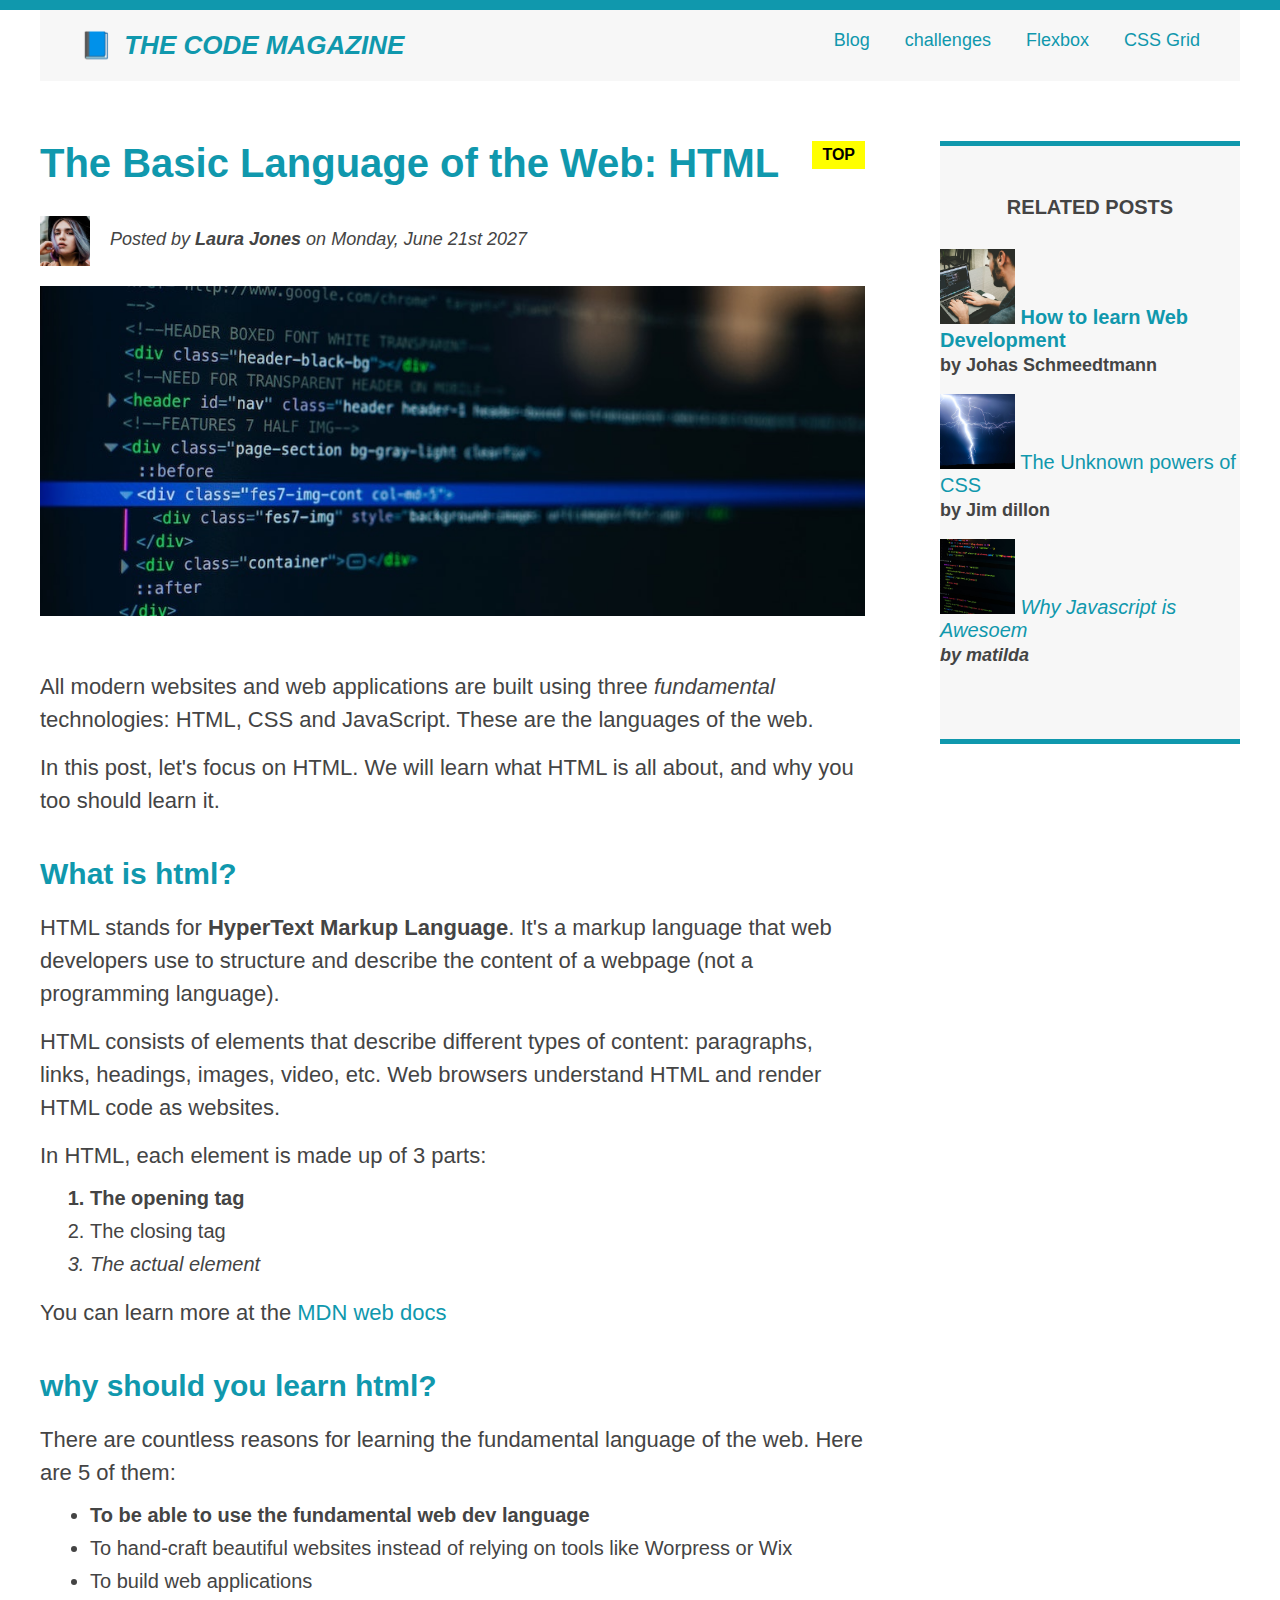
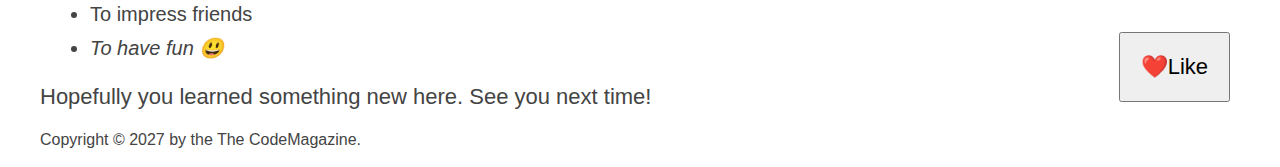
<file: CSS layout/index.html>
<!DOCTYPE html>
<html lang="en">
  <head>
    <meta charset="utf-8" />
    <link href="style.css" rel="stylesheet" />
    <title>The basic language of web: HTML</title>
  </head>
  <body>
    <!-- 
    <h1>The basic language of web: HTML</h1>
    <h2>The basic language of web: HTML</h2>
    <h3>The basic language of web: HTML</h3>
    <h4>The basic language of web: HTML</h4>
    <h5>The basic language of web: HTML</h5>
    <h6>The basic language of web: HTML</h6>
    -->
    <div class="container">
      <header class="main-header clearfix">
        <h1>📘 The Code Magazine</h1>
        <nav>
          <a href="blog.html">Blog</a>
          <a href="#">challenges</a>
          <a href="#">Flexbox</a>
          <a href="#">CSS Grid</a>
        </nav>
        <!-- <div class="clear"></div> -->
      </header>

      <article>
        <header class="post-header">
          <h2>The Basic Language of the Web: HTML</h2>
          <img
            src="img/laura-jones.jpg"
            alt="author"
            width="50"
            height="50"
            class="author-img"
          />
          <p id="author" class="author">
            Posted by <strong>Laura Jones</strong> on Monday, June 21st 2027
          </p>
          <img
            src="img/post-img.jpg"
            alt="HTML code on a screen"
            width="500"
            height="200"
            class="post-image"
          />
        </header>

        <p>
          All modern websites and web applications are built using three
          <em>fundamental</em>
          technologies: HTML, CSS and JavaScript. These are the languages of the
          web.
        </p>
        <p>
          In this post, let's focus on HTML. We will learn what HTML is all
          about, and why you too should learn it.
        </p>

        <h3>What is html?</h3>
        <p>
          HTML stands for <strong>HyperText Markup Language</strong>. It's a
          markup language that web developers use to structure and describe the
          content of a webpage (not a programming language).
        </p>
        <p>
          HTML consists of elements that describe different types of content:
          paragraphs, links, headings, images, video, etc. Web browsers
          understand HTML and render HTML code as websites.
        </p>
        <p>In HTML, each element is made up of 3 parts:</p>
        <ol>
          <li class="first-li">The opening tag</li>
          <li>The closing tag</li>
          <li>The actual element</li>
        </ol>
        <p>
          You can learn more at the
          <a
            href="https://developer.mozilla.org/en-US/docs/Web/HTML"
            target="_blank"
            >MDN web docs</a
          >
        </p>
        <h3>why should you learn html?</h3>

        <p>
          There are countless reasons for learning the fundamental language of
          the web. Here are 5 of them:
        </p>
        <ul>
          <li class="first-li">
            To be able to use the fundamental web dev language
          </li>
          <li>
            To hand-craft beautiful websites instead of relying on tools like
            Worpress or Wix
          </li>
          <li>To build web applications</li>
          <li>To impress friends</li>
          <li>To have fun 😃</li>
        </ul>
        <p>Hopefully you learned something new here. See you next time!</p>
      </article>
      <aside>
        <h4>Related posts</h4>
        <ul class="related">
          <li>
            <img
              src="img/related-1.jpg"
              alt="programming"
              width="75"
              height="75"
            />
            <a href="#">How to learn Web Development</a>
            <p class="related-author">by Johas Schmeedtmann</p>
          </li>
          <li>
            <img
              src="img/related-2.jpg"
              alt="Lightning"
              width="75"
              height="75"
            />
            <a href="#">The Unknown powers of CSS</a>
            <p class="related-author">by Jim dillon</p>
          </li>
          <li>
            <img src="img/related-3.jpg" alt="code" width="75" height="75" />
            <a href="#">Why Javascript is Awesoem</a>
            <p class="related-author">by matilda</p>
          </li>
        </ul>
      </aside>

      <footer>
        <p id="copyright" class="copyright text">
          Copyright &copy; 2027 by the The CodeMagazine.
        </p>
      </footer>
    </div>
    <button>❤️Like</button>
  </body>
</html>
</file>
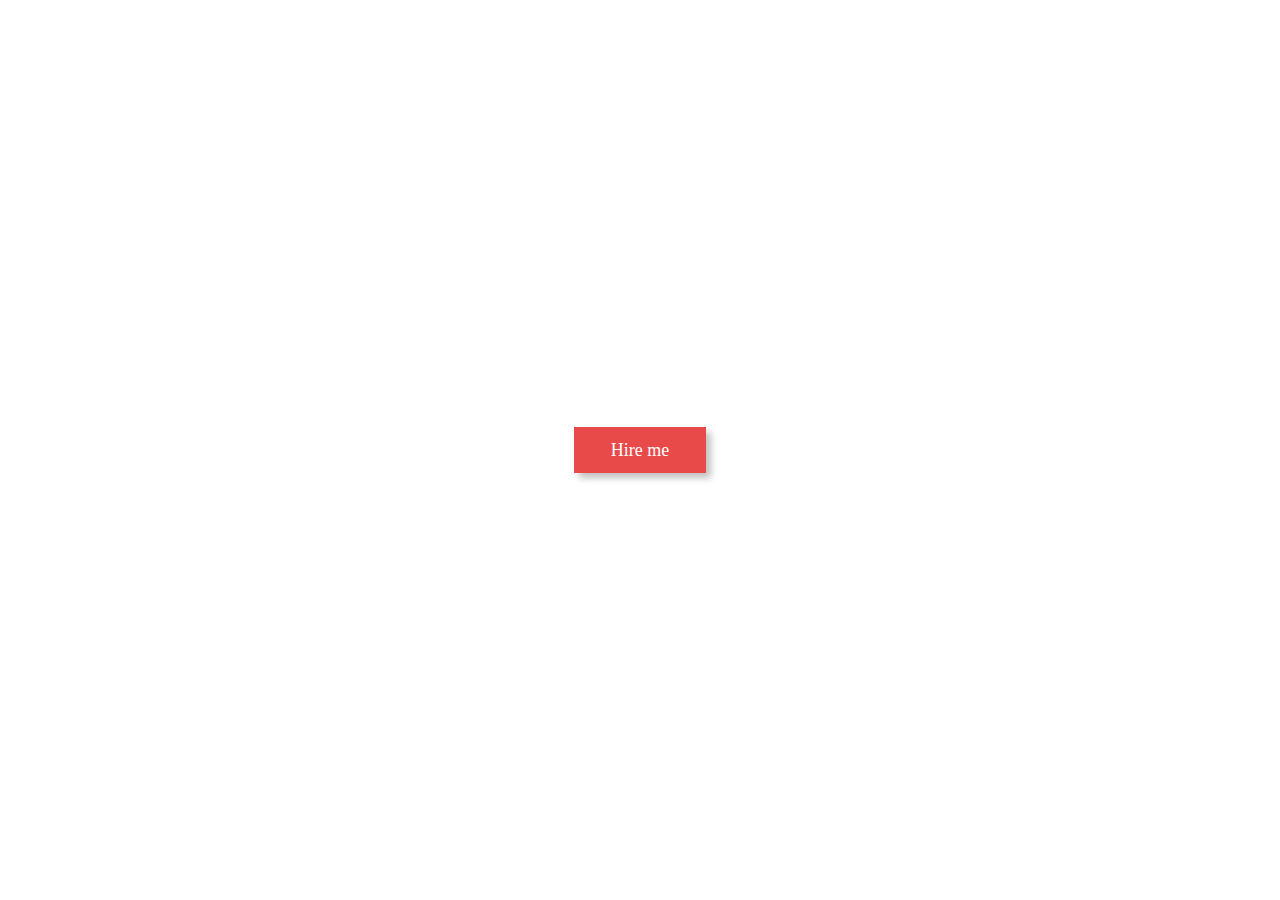
<file: Modern Button/index.html>
<!DOCTYPE html>
<html lang="en">
  <head>
    <meta charset="UTF-8" />
    <meta name="viewport" content="width=device-width, initial-scale=1.0" />
    <title>Modern button</title>
    <link rel="stylesheet" href="style.css" />
  </head>
  <body>
    <div id="wrapper">
      <div class="button">Hire me</div>
    </div>
  </body>
</html>
</file>
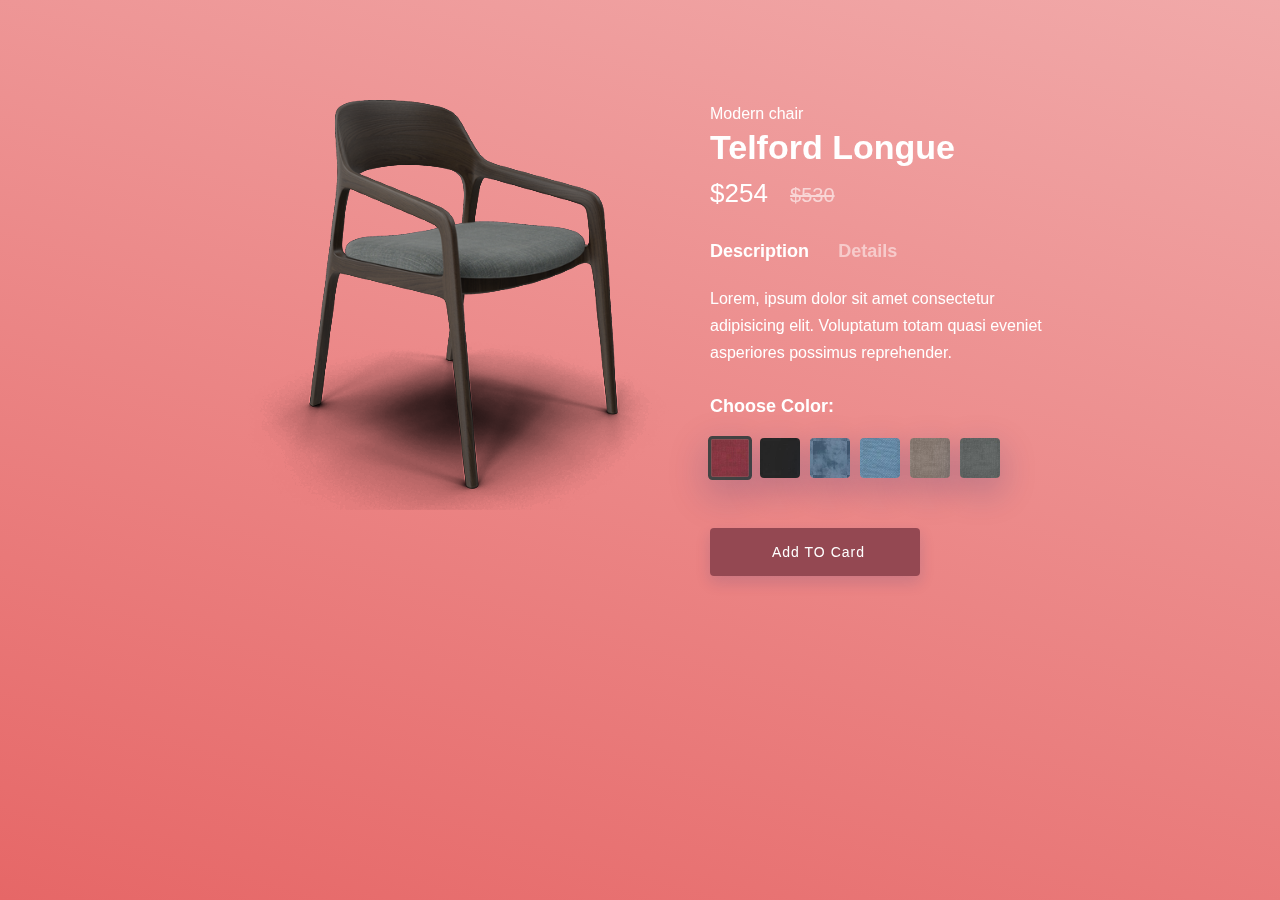
<file: Modern chair/index.html>
<!DOCTYPE html>
<html lang="en">
  <head>
    <meta charset="UTF-8" />
    <meta name="viewport" content="width=device-width, initial-scale=1.0" />
    <title>Modern chair</title>
    <link rel="stylesheet" href="style.css" />
  </head>
  <body>
    <div id="wrapper">
      <div class="section">
        <div class="info-wrap mob-margin">
          <p class="little-up">Modern chair</p>
          <h2>Telford Longue</h2>
          <h4>$254 <span>$530</span></h4>
          <div class="section-fluid">
            <input type="radio" class="desc-btn" id="desc-1" checked />
            <label for="desc-1">Description</label>
            <input type="radio" class="desc-btn" id="desc-2" />
            <label for="desc-2">Details</label>
            <div class="section-fluid desc-sec accor-1">
              <p>
                Lorem, ipsum dolor sit amet consectetur adipisicing elit.
                Voluptatum totam quasi eveniet asperiores possimus reprehender.
              </p>
            </div>
            <div class="section-fluid desc-sec accor-2">
              <div class="sectiono-inline">
                <p>
                  <span>80</span>cm <br />
                  Length
                </p>
              </div>
              <div class="sectiono-inline">
                <p>
                  <span>65</span>cm <br />
                  Width
                </p>
              </div>
              <div class="sectiono-inline">
                <p>
                  <span>90</span>cm <br />
                  Height
                </p>
              </div>
              <div class="sectiono-inline">
                <p>
                  <span>17.6</span>lbs <br />
                  Weight
                </p>
              </div>
            </div>
          </div>
          <h5>Choose Color:</h5>
        </div>
        <input
          type="radio"
          class="color-btn for-color-1"
          id="color-1"
          name="color-btn"
          checked
        />
        <label for="color-1" class="first-color"></label>
        <input
          type="radio"
          class="color-btn for-color-2"
          id="color-2"
          name="color-btn"
        />
        <label for="color-2" class="color-2"></label>
        <input
          type="radio"
          class="color-btn for-color-3"
          id="color-3"
          name="color-btn"
        />
        <label for="color-3" class="color-3"></label>
        <input
          type="radio"
          class="color-btn for-color-4"
          id="color-4"
          name="color-btn"
        />
        <label for="color-4" class="color-4"></label>
        <input
          type="radio"
          class="color-btn for-color-5"
          id="color-5"
          name="color-btn"
        />
        <label for="color-5" class="color-5"></label>
        <input
          type="radio"
          class="color-btn for-color-6"
          id="color-6"
          name="color-btn"
        />
        <label for="color-6" class="color-6"></label>
        <div class="info-wrap">
          <a href="#" class="btn"
            ><i class="uil uil-shopping-cart icon"></i>Add TO Card</a
          >
        </div>
        <div class="img-wrap chair-1"></div>
        <div class="img-wrap chair-2"></div>
        <div class="img-wrap chair-3"></div>
        <div class="img-wrap chair-4"></div>
        <div class="img-wrap chair-5"></div>
        <div class="img-wrap chair-6"></div>
        <div class="back-color"></div>
        <div class="back-color chair-2"></div>
        <div class="back-color chair-3"></div>
        <div class="back-color chair-4"></div>
        <div class="back-color chair-5"></div>
        <div class="back-color chair-6"></div>
      </div>
    </div>
  </body>
</html>
</file>
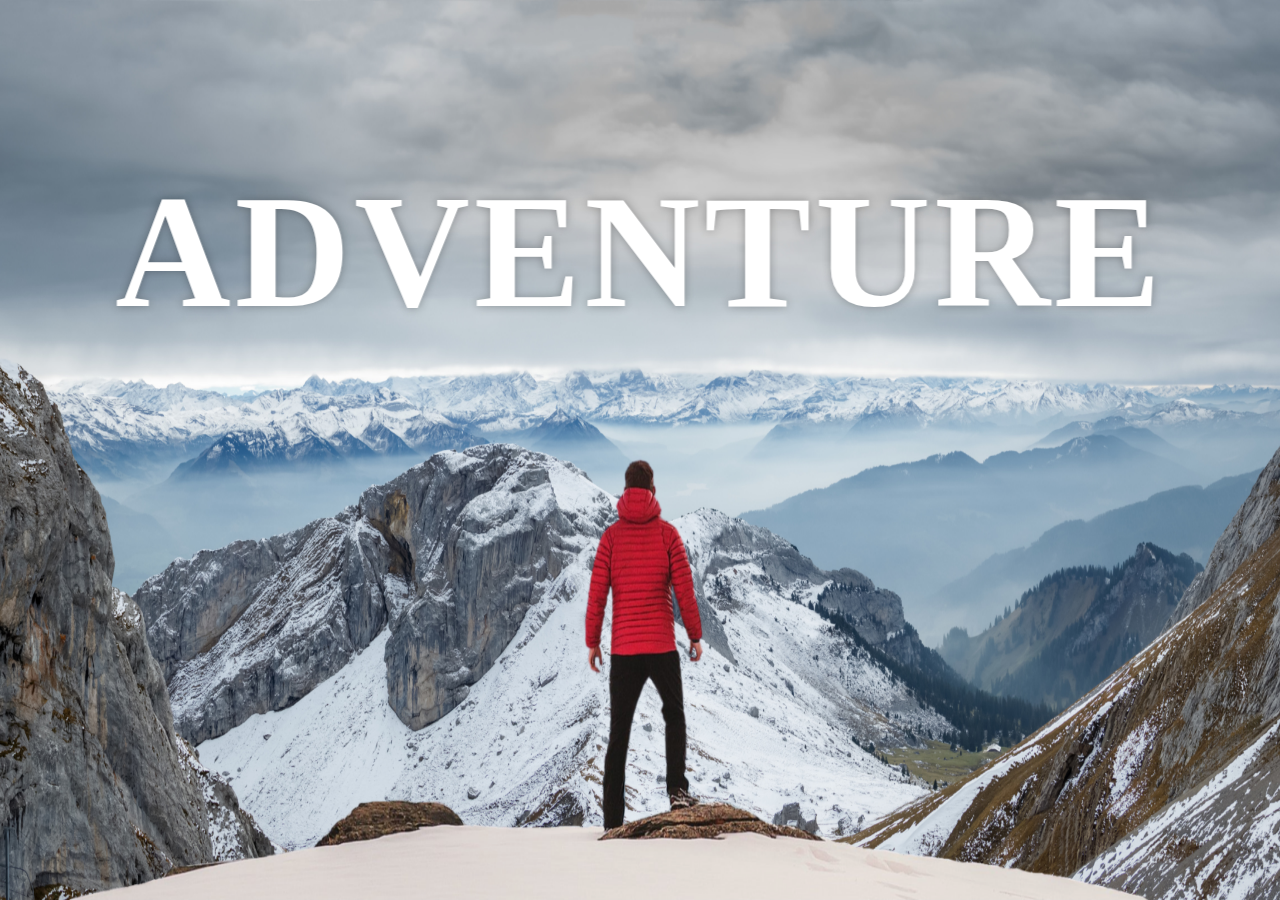
<file: parallax effect me/index.html>
<!DOCTYPE html>
<html lang="en">
  <head>
    <meta charset="UTF-8" />
    <meta name="viewport" content="width=device-width, initial-scale=1.0" />
    <title>Parallax Effect</title>
    <link rel="stylesheet" href="style.css" />
  </head>
  <body>
    <div id="wrapper">
      <div class="container">
        <img src="background.png" alt="background" class="background" />
        <img src="foreground.png" alt="foreground" class="foreground" />
        <h1>ADVENTURE</h1>
      </div>
      <section>
        <h2 class="secheading">Adventure Time</h2>
        <p class="text">
          Lorem, ipsum dolor sit amet consectetur adipisicing elit. Dolore vero
          nemo nam non provident id iure, at quasi perspiciatis quos nisi,
          quisquam ullam ad reiciendis dolorem assumenda cumque est perferendis
          quaerat dolor voluptates consectetur ex! Voluptatum architecto quasi,
          accusamus aspernatur natus necessitatibus, repudiandae itaque aperiam
          deleniti molestiae commodi doloremque libero odit reprehenderit,
          corrupti mollitia veniam? Obcaecati nesciunt modi iste necessitatibus.

          <br /><br />

          Lorem ipsum dolor sit amet consectetur adipisicing elit. Quia dolores
          maiores doloribus blanditiis perferendis perspiciatis a. Voluptate,
          animi. Ea natus autem veritatis iusto adipisci inventore illo soluta
          quo ad cum dignissimos distinctio eaque, suscipit debitis quas quos
          voluptate eius neque incidunt illum ex explicabo dolor.
        </p>

        <div class="bg bg1">
          <h2 class="desc">BIKING</h2>
        </div>
        <p class="text">
          Lorem, ipsum dolor sit amet consectetur adipisicing elit. Dolore vero
          nemo nam non provident id iure, at quasi perspiciatis quos nisi,
          quisquam ullam ad reiciendis dolorem assumenda cumque est perferendis
          quaerat dolor voluptates consectetur ex! Voluptatum architecto quasi,
          accusamus aspernatur natus necessitatibus, repudiandae itaque aperiam
          deleniti molestiae commodi doloremque libero odit reprehenderit,
          corrupti mollitia veniam? Obcaecati nesciunt modi iste necessitatibus.

          <br /><br />

          Lorem ipsum dolor sit amet consectetur adipisicing elit. Quia dolores
          maiores doloribus blanditiis perferendis perspiciatis a. Voluptate,
          animi. Ea natus autem veritatis iusto adipisci inventore illo soluta
          quo ad cum dignissimos distinctio eaque, suscipit debitis quas quos
          voluptate eius neque incidunt illum ex explicabo dolor.
        </p>

        <div class="bg bg2">
          <h2 class="desc" id="PARA">PARA GLIDING</h2>
        </div>
        <p class="text">
          Lorem, ipsum dolor sit amet consectetur adipisicing elit. Dolore vero
          nemo nam non provident id iure, at quasi perspiciatis quos nisi,
          quisquam ullam ad reiciendis dolorem assumenda cumque est perferendis
          quaerat dolor voluptates consectetur ex! Voluptatum architecto quasi,
          accusamus aspernatur natus necessitatibus, repudiandae itaque aperiam
          deleniti molestiae commodi doloremque libero odit reprehenderit,
          corrupti mollitia veniam? Obcaecati nesciunt modi iste necessitatibus.

          <br /><br />

          Lorem ipsum dolor sit amet consectetur adipisicing elit. Quia dolores
          maiores doloribus blanditiis perferendis perspiciatis a. Voluptate,
          animi. Ea natus autem veritatis iusto adipisci inventore illo soluta
          quo ad cum dignissimos distinctio eaque, suscipit debitis quas quos
          voluptate eius neque incidunt illum ex explicabo dolor.
        </p>

        <div class="bg bg3">
          <h2 class="desc">SURFING</h2>
        </div>
        <p class="text">
          Lorem, ipsum dolor sit amet consectetur adipisicing elit. Dolore vero
          nemo nam non provident id iure, at quasi perspiciatis quos nisi,
          quisquam ullam ad reiciendis dolorem assumenda cumque est perferendis
          quaerat dolor voluptates consectetur ex! Voluptatum architecto quasi,
          accusamus aspernatur natus necessitatibus, repudiandae itaque aperiam
          deleniti molestiae commodi doloremque libero odit reprehenderit,
          corrupti mollitia veniam? Obcaecati nesciunt modi iste necessitatibus.

          <br /><br />

          Lorem ipsum dolor sit amet consectetur adipisicing elit. Quia dolores
          maiores doloribus blanditiis perferendis perspiciatis a. Voluptate,
          animi. Ea natus autem veritatis iusto adipisci inventore illo soluta
          quo ad cum dignissimos distinctio eaque, suscipit debitis quas quos
          voluptate eius neque incidunt illum ex explicabo dolor.
        </p>
      </section>
    </div>
  </body>
</html>
</file>
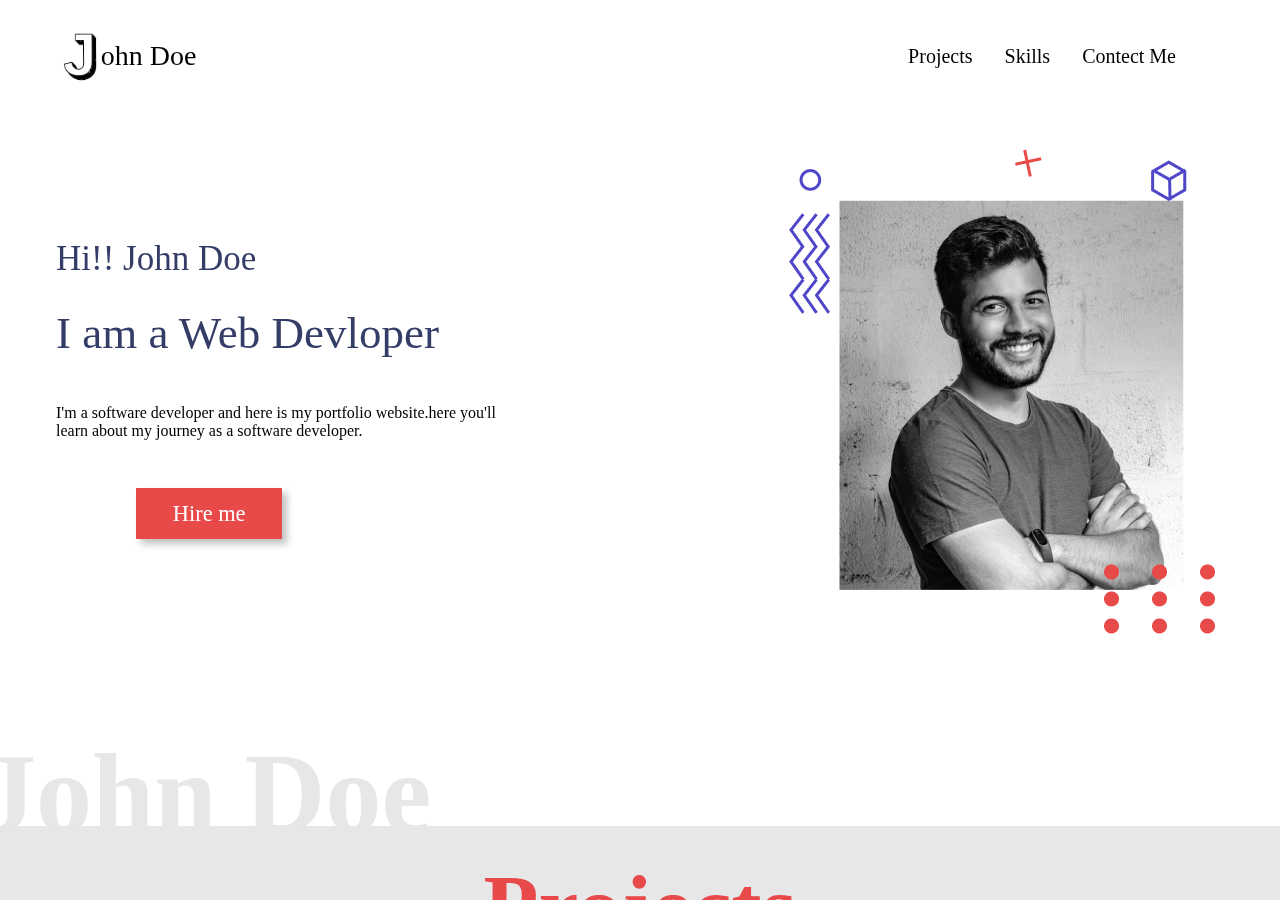
<file: Portfolio website/index.html>
<!DOCTYPE html>
<html lang="en">
  <head>
    <meta charset="UTF-8" />
    <meta name="viewport" content="width=device-width, initial-scale=1.0" />
    <title>Portfolio website</title>
    <link rel="stylesheet" href="style.css" />
  </head>
  <body>
    <div id="wrapper">
      <div class="container">
        <div class="navbar">
          <div class="logo-conatiner">
            <img src="images/userAsset/NavLogo.jpg" class="logo" />
            <div class="logo-text">ohn Doe</div>
          </div>
          <div class="nav-items">
            <div><a href="Projects">Projects</a></div>
            <div><a href="Skills">Skills</a></div>
            <div><a href="Contect">Contect Me</a></div>
          </div>
        </div>

        <div class="hero-section">
          <div class="faded-text">John Doe</div>
          <div class="hero-section-left">
            <div class="hero-section-heading">Hi!! John Doe</div>
            <div class="hero-section-heading hero-section-sub-heading">
              I am a Web Devloper <span class="role"></span>
            </div>
            <div class="hero-section-description">
              I'm a software developer and here is my portfolio website.here
              you'll learn about my journey as a software developer.
            </div>
            <div class="btn-pink" id="btn">Hire me</div>
          </div>
          <div class="hero-section-right">
            <div class="absolute icon icon-dots">
              <img src="images/userAsset/dots.png" alt="" />
            </div>
            <div class="absolute icon icon-cube">
              <img src="images/userAsset/cube.png" alt="" />
            </div>
            <div class="absolute icon icon-circle">
              <img src="images/userAsset/circle.png" alt="" />
            </div>
            <div class="absolute icon icon-zigzag">
              <img src="images/userAsset/zigzags.png" alt="" />
            </div>
            <div class="absolute icon icon-plus">
              <img src="images/userAsset/plus.png" alt="" />
            </div>
            <div class="user-image">
              <img src="images/userAsset/UserImage.png" alt="" />
            </div>
          </div>
        </div>
      </div>

      <div class="project-section">
        <h2 class="page-header">Projects</h2>
        <div class="project-container">
          <div class="project-card" id="project1">
            <div class="project-number project-number-right">01</div>
            <div class="project-content projrct-content-left">
              <div class="project-skills-container">
                <img src="images/stack/HTML.png" class="projectskill" />
                <img src="images/stack/CSS.png" class="projectskill" />
                <img src="images/stack/Javascript.svg" class="projectskill" />
                <img src="images/stack/Express.png" class="projectskill" />
                <img src="images/stack/NextJsCircle.png" class="projectskill" />
                <img src="images/stack/Tailwind.png" class="projectskill" />
                <img src="images/stack/NodeJs.svg" class="projectskill" />
                <img src="images/stack/MongoDB.svg" class="projectskill" />
                <img src="images/stack/Redux.svg" alt="" class="projectskill" />
                <img src="images/stack/Vercel.svg" class="projectskill" />
              </div>
              <h2 class="project-heading">Tint & Orange</h2>
              <div class="project-subheading">
                Its a car modification company which provides you sheets to
                project your car from scratch
              </div>
              <div class="btn-group">
                <button class="btn-pink btn-project">Read More</button>
                <a href="" class="fa-brands fa-github icon"
                  ><img
                    src="[data-uri]"
                    height="30px"
                /></a>
                <a href="" class="fa-solid fa-link icon"
                  ><img
                    src="[data-uri]"
                    height="30px"
                /></a>
              </div>
            </div>
          </div>
          <div class="project-card" id="project2">
            <div class="project-number project-number-left">02</div>
            <div class="project-content project-content-right">
              <div class="project-skills-container">
                <img src="images/stack/HTML.png" class="projectskill" />
                <img src="images/stack/CSS.png" class="projectskill" />
                <img src="images/stack/Javascript.svg" class="projectskill" />
                <img src="images/stack/Express.png" class="projectskill" />
                <img src="images/stack/NextJsCircle.png" class="projectskill" />
                <img src="images/stack/Tailwind.png" class="projectskill" />
                <img src="images/stack/NodeJs.svg" class="projectskill" />
                <img src="images/stack/MongoDB.svg" class="projectskill" />
                <img src="images/stack/Redux.svg" alt="" class="projectskill" />
                <img src="images/stack/Vercel.svg" class="projectskill" />
              </div>
              <h2 class="project-heading">Tint & Orange</h2>
              <div class="project-subheading">
                Its a car modification company which provides you sheets to
                project your car from scratch
              </div>
              <div class="btn-group">
                <button class="btn-pink btn-project">Read More</button>
                <a href="" class="fa-brands fa-github icon"
                  ><img
                    src="[data-uri]"
                    height="30px"
                /></a>
                <a href="" class="fa-solid fa-link icon"
                  ><img
                    src="[data-uri]"
                    height="30px"
                /></a>
              </div>
            </div>
          </div>
          <div class="project-card" id="project3">
            <div class="project-number project-number-right">03</div>
            <div class="project-content projrct-content-left">
              <div class="project-skills-container">
                <img src="images/stack/HTML.png" class="projectskill" />
                <img src="images/stack/CSS.png" class="projectskill" />
                <img src="images/stack/Javascript.svg" class="projectskill" />
                <img src="images/stack/Express.png" class="projectskill" />
                <img src="images/stack/NextJsCircle.png" class="projectskill" />
                <img src="images/stack/Tailwind.png" class="projectskill" />
                <img src="images/stack/NodeJs.svg" class="projectskill" />
                <img src="images/stack/MongoDB.svg" class="projectskill" />
                <img src="images/stack/Redux.svg" alt="" class="projectskill" />
                <img src="images/stack/Vercel.svg" class="projectskill" />
              </div>
              <h2 class="project-heading">Tint & Orange</h2>
              <div class="project-subheading">
                Its a car modification company which provides you sheets to
                project your car from scratch
              </div>
              <div class="btn-group">
                <button class="btn-pink btn-project">Read More</button>
                <a href="" class="fa-brands fa-github icon"
                  ><img
                    src="[data-uri]"
                    height="30px"
                /></a>
                <a href="" class="fa-solid fa-link icon"
                  ><img
                    src="[data-uri]"
                    height="30px"
                /></a>
              </div>
            </div>
          </div>
          <div class="project-card" id="project4">
            <div class="project-number project-number-left">04</div>
            <div class="project-content project-content-right">
              <div class="project-skills-container">
                <img src="images/stack/HTML.png" class="projectskill" />
                <img src="images/stack/CSS.png" class="projectskill" />
                <img src="images/stack/Javascript.svg" class="projectskill" />
                <img src="images/stack/Express.png" class="projectskill" />
                <img src="images/stack/NextJsCircle.png" class="projectskill" />
                <img src="images/stack/Tailwind.png" class="projectskill" />
                <img src="images/stack/NodeJs.svg" class="projectskill" />
                <img src="images/stack/MongoDB.svg" class="projectskill" />
                <img src="images/stack/Redux.svg" alt="" class="projectskill" />
                <img src="images/stack/Vercel.svg" class="projectskill" />
              </div>
              <h2 class="project-heading">Tint & Orange</h2>
              <div class="project-subheading">
                Its a car modification company which provides you sheets to
                project your car from scratch
              </div>
              <div class="btn-group">
                <button class="btn-pink btn-project">Read More</button>
                <a href="" class="fa-brands fa-github icon"
                  ><img
                    src="[data-uri]"
                    height="30px"
                /></a>
                <a href="" class="fa-solid fa-link icon"
                  ><img
                    src="[data-uri]"
                    height="30px"
                /></a>
              </div>
            </div>
          </div>
        </div>
      </div>

      <div class="container skills-container" id="skills">
        <div class="skill-fade-text">Skills</div>
        <div class="skill-container-left">
          <h2 class="skill-heading">
            <span class="caps">M</span>e and
            <br />
            MyTech Stack
          </h2>
          <div class="skill-sunHeading">
            <p>
              Hi Everyone my name is aditya singh chauhan I am a Full stack
              Developer I have been working for last three years and currently I
              am working with a Budding startup in USA and a full time
              freelancer. Currently I am working on NextJs and making Beautiful
              UI-UX are my features
            </p>
            <br />
            <p>
              Lorem ipsum dolor, sit amet consectetur adipisicing elit. Placeat
              ipsam exercitationem quos deleniti, aliquam reprehenderit soluta
              dignissimos eos reiciendis, repudiandae odio? Aliquid tempora
              molestias tenetur dolorem, laboriosam soluta amet fuga inventore
              cumque odio hic nesciunt illo odit quaerat, quo voluptatibus
              dignissimos ipsum fugit est nemo ea quasi provident molestiae
              officiis?
            </p>
            <br />
            <p>
              Lorem, ipsum dolor sit amet consectetur adipisicing elit.
              Accusamus consequuntur exercitationem architecto dolores autem
              atque cupiditate tempore eius quis praesentium, minima rerum
              numquam nostrum officia quo deserunt reiciendis laboriosam
              molestias fugiat eligendi soluta ullam temporibus eaque! Natus
              voluptates, placeat reprehenderit illum, explicabo dolor qui nam
              inventore quisquam eligendi odit quidem!
            </p>
          </div>
        </div>
        <div class="skill-container-right">
          <img src="images/userAsset/blob vector.png" class="blob-style" />

          <img src="images/stack/HTML.png" class="skills-logo" />
          <img src="images/stack/CSS.png" class="skills-logo" />
          <img src="images/stack/Javascript.svg" class="skills-logo" />
          <img src="images/stack/React.png" class="skills-logo" />
          <img src="images/stack/NodeJs.svg" class="skills-logo" />
          <img src="images/stack/Next.svg" class="skills-logo" />
          <img src="images/stack/Redux.svg" class="skills-logo" />
          <img src="images/stack/Tailwind.png" class="skills-logo" />
          <img src="images/stack/Bootstrap.svg" class="skills-logo" />
          <img src="images/stack/MaterialUI.svg" class="skills-logo" />
          <img src="images/stack/Express.png" class="skills-logo" />
          <img src="images/stack/Git.svg" class="skills-logo" />
          <img src="images/stack/Github.svg" class="skills-logo" />
          <img src="images/stack/Graphql.svg" class="skills-logo" />
          <img src="images/stack/MongoDB.svg" class="skills-logo" />
          <img src="images/stack/Vercel.svg" class="skills-logo" />
          <img src="images/stack/ChartJs.svg" class="skills-logo" />
          <img src="images/stack/Bash.svg" class="skills-logo" />
          <img src="images/stack/Docker.svg" class="skills-logo" />
          <img src="images/stack/K8s.svg" class="skills-logo" />
        </div>
      </div>

      <div class="contectus-form-container">
        <div class="container">
          <h1 class="contectus-heading">Contact me</h1>
          <h3 class="contectus-sub-heading">
            Question, thoughs, or just want to say hello?</h3>
            <div class="contactus-form-conatainer">
                <form  action="">
                  <div class="formfield-conatiner">
                    <input class="formfield"
                    type="text" 
                    name="name" 
                    placeholder="Enter your name"
                    id="">
                    <input class="formfield"
                    type="email" 
                    name="email" 
                    placeholder="Enter your email address"
                    id="">
                    <input class="formfield" type="text" name="subject" id=""
                    placeholder="Enter your subject">
                    <textarea class="formfield-textarea"    name="message" id="" cols="30" rows="10" placeholder="Enter your message" ></textarea>
                  </div>
                  <div class="btn-pink" id="btn">
                    Send message
                  </div>
                  
                </form>
                </div>
              </form>
            </div>

        
      </div>
      <footer>
        <div class="container">
          <div class="footer-wrapper">
            <div class="footer-faded-text">Jhon Doe</div>
            <div class="link-wrapper">
              <div class="fo"><a href="">Projcts</a>
              </div>
              <div  class="fo"><a href="">skills</a>
              </div>
              <div  class="fo"><a href="">contectme</a>
              </div>
            </div>
           
              
            </div>
          </div>
        </div>
      </footer>
    </div>
  </body>
</html>
</file>
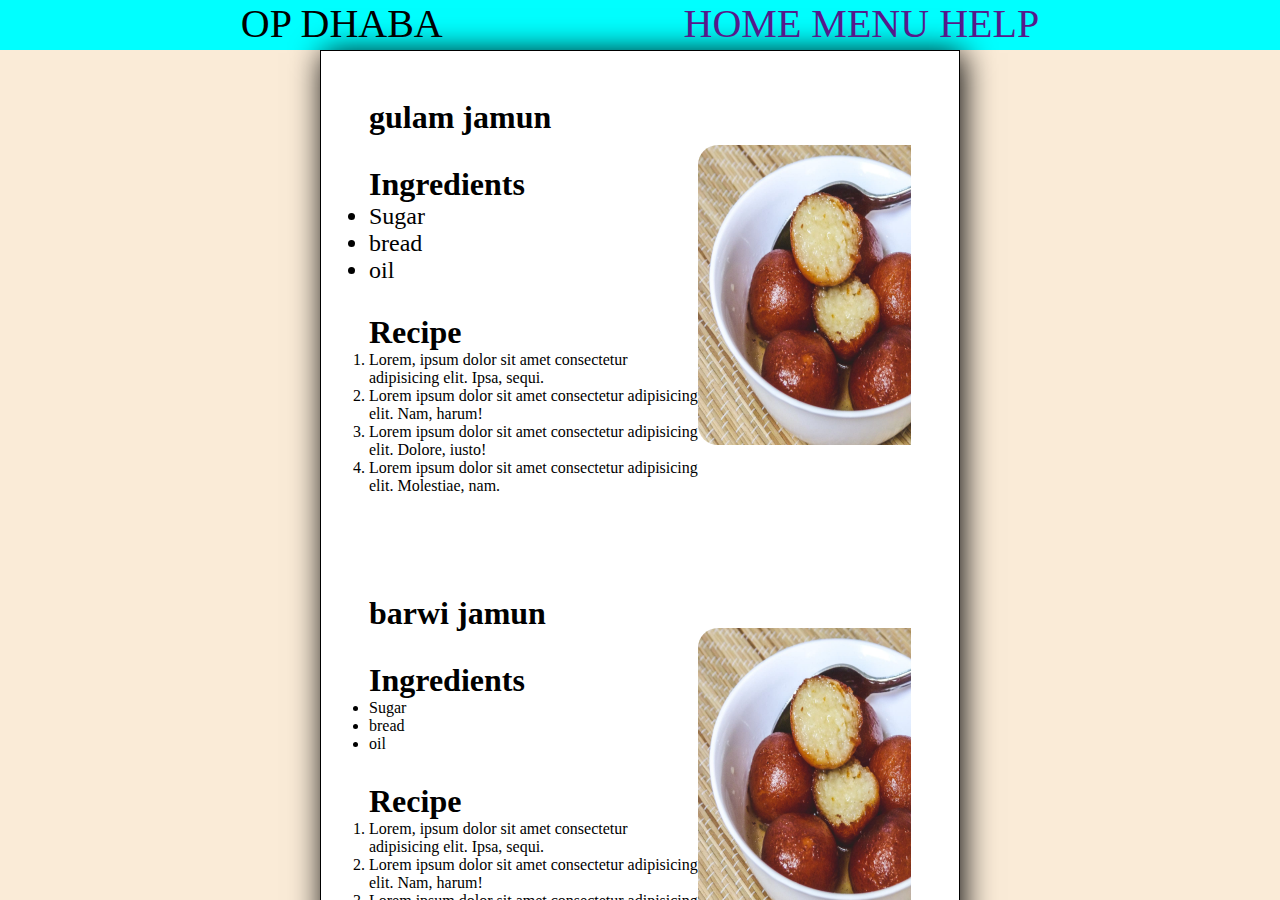
<file: Simple html and css page/index.html>
<!DOCTYPE html>
<html lang="en">
  <head>
    <meta charset="UTF-8" />
    <meta name="viewport" content="width=device-width, initial-scale=1.0" />
    <title>OP Dhaba</title>
    <link rel="stylesheet" href="style.css" />
  </head>
  <body>
    <div class="container">
      <header>
        <div class="navigation">
          <div class="headingleft">OP DHABA</div>
          <div class="headingright">
            <a href="" class="h">HOME</a>
            <a href="" class="h">MENU</a>
            <a href="" class="h">HELP</a>
          </div>
        </div>
      </header>

      <main>
        <div class="contentbox">
          <section>
            <div class="item">
              <div class="leftbox">
                <h2>gulam jamun</h2>
                <div>
                  <h2>Ingredients</h2>
                  <ul class="ingbox">
                    <li>Sugar</li>
                    <li>bread</li>
                    <li>oil</li>
                  </ul>
                </div>
                <div>
                  <h2>Recipe</h2>
                  <ol class="recipebox">
                    <li>
                      Lorem, ipsum dolor sit amet consectetur adipisicing elit.
                      Ipsa, sequi.
                    </li>
                    <li>
                      Lorem ipsum dolor sit amet consectetur adipisicing elit.
                      Nam, harum!
                    </li>
                    <li>
                      Lorem ipsum dolor sit amet consectetur adipisicing elit.
                      Dolore, iusto!
                    </li>
                    <li>
                      Lorem ipsum dolor sit amet consectetur adipisicing elit.
                      Molestiae, nam.
                    </li>
                  </ol>
                </div>
              </div>

              <div class="rightbox">
                <img
                  src="gulab-jamun-recipe-2.jpg"
                  alt=""
                  height="300px"
                  width="300px"
                />
                <div class="overlay">
                  <span>click here</span>
                </div>
              </div>
            </div>
          </section>

          <section>
            <div class="item">
              <div class="leftbox">
                <h2>barwi jamun</h2>
                <div>
                  <h2>Ingredients</h2>
                  <ul>
                    <li>Sugar</li>
                    <li>bread</li>
                    <li>oil</li>
                  </ul>
                </div>
                <div>
                  <h2>Recipe</h2>
                  <ol>
                    <li>
                      Lorem, ipsum dolor sit amet consectetur adipisicing elit.
                      Ipsa, sequi.
                    </li>
                    <li>
                      Lorem ipsum dolor sit amet consectetur adipisicing elit.
                      Nam, harum!
                    </li>
                    <li>
                      Lorem ipsum dolor sit amet consectetur adipisicing elit.
                      Dolore, iusto!
                    </li>
                    <li>
                      Lorem ipsum dolor sit amet consectetur adipisicing elit.
                      Molestiae, nam.
                    </li>
                  </ol>
                </div>
              </div>

              <div class="rightbox">
                <img
                  src="gulab-jamun-recipe-2.jpg"
                  alt=""
                  height="300px"
                  width="300px"
                />
              </div>
            </div>
          </section>
        </div>
      </main>

      <footer>
        <div class="footerbox">
          <p id="foot">
            copyright &copy; OP DHABA Pvt Ltd 2024 All Rights Reserved
          </p>
        </div>
      </footer>
    </div>
  </body>
</html>
</file>
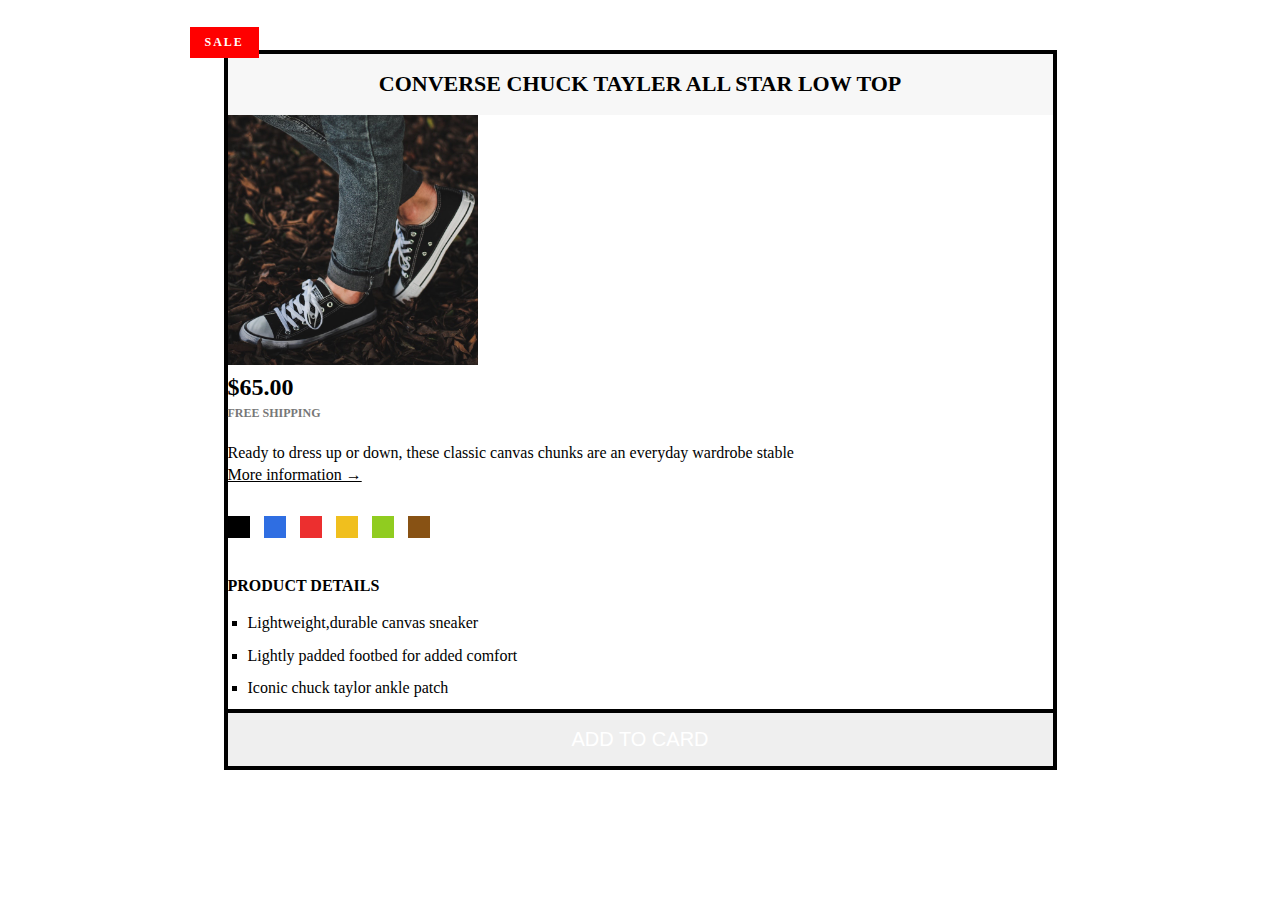
<file: CSS layout/challenge.html>
<!DOCTYPE html>
<html lang="en">
  <head>
    <meta charset="UTF-8" />
    <meta http-equiv="X-UA-Compatible" content="IE=edge" />
    <meta name="viewport" content="width=device-width, initial-scale=1.0" />
    <link href="challenge.css" rel="stylesheet" />
    <title>Challenge2</title>
  </head>
  <body>
    <article class="product">
      <h2 class="product-title">Converse chuck tayler All star low top</h2>
      <img src="img/challenges.jpg" alt="shoe" width="250" height="250" />
      <p class="price"><strong>$65.00</strong></p>
      <p class="shipping">Free shipping</p>
      <p class="sale">Sale</p>
      <p>
        Ready to dress up or down, these classic canvas chunks are an everyday
        wardrobe stable
      </p>
      <a class="more-info" href="#">More information &rarr;</a>

      <div class="colors">
        <div class="color"></div>
        <div class="color color-blue"></div>
        <div class="color color-red"></div>
        <div class="color color-yellow"></div>
        <div class="color color-green"></div>
        <div class="color color-brown"></div>
      </div>

      <h3 class="details-title">Product details</h3>
      <ul class="details-list">
        <li>Lightweight,durable canvas sneaker</li>
        <li>Lightly padded footbed for added comfort</li>
        <li>Iconic chuck taylor ankle patch</li>
      </ul>
      <button class="add-cart">Add to card</button>
    </article>
  </body>
</html>
</file>
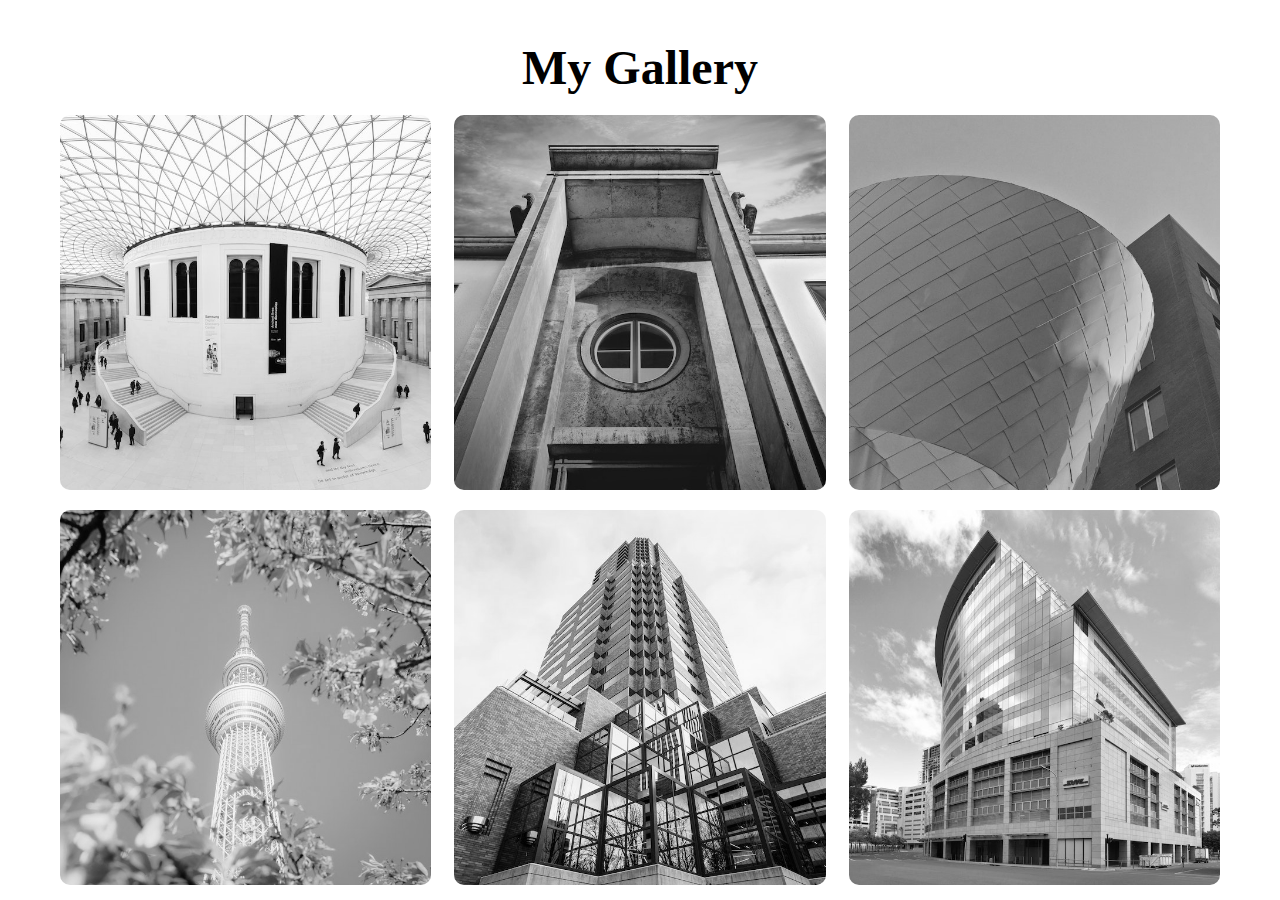
<file: Image Gallery/Gallery.html>
<!DOCTYPE html>
<html lang="en">
  <head>
    <meta charset="UTF-8" />
    <meta name="viewport" content="width=device-width, initial-scale=1.0" />
    <title>Document</title>
    <link rel="stylesheet" href="Gallery.css" />
  </head>
  <body>
    <div class="wrapper">
      <div class="container">
        <h1>My Gallery</h1>

        <div class="gallery">
          <figure class="card">
            <img src="image1.jpg" alt="" />
            <figcaption>Image 1</figcaption>
          </figure>

          <figure class="card">
            <img src="image2.jpeg" alt="" />
            <figcaption>Image 2</figcaption>
          </figure>

          <figure class="card">
            <img src="image3.jpeg " alt="" />
            <figcaption>Image 3</figcaption>
          </figure>

          <figure class="card">
            <img src="image4.jpeg" alt="" />
            <figcaption>Image 4</figcaption>
          </figure>

          <figure class="card">
            <img src="image5.jpeg" alt="" />
            <figcaption>Image 5</figcaption>
          </figure>

          <figure class="card">
            <img src="image6.jpeg" alt="" />
            <figcaption>Image 6</figcaption>
          </figure>

          <figure class="card">
            <img src="image7.jpeg" alt="" />
            <figcaption>Image 7</figcaption>
          </figure>

          <figure class="card">
            <img src="image8.jpeg" alt="" />
            <figcaption>Image 8</figcaption>
          </figure>

          <figure class="card">
            <img src="image9.jpeg" alt="" />
            <figcaption>Image 9</figcaption>
          </figure>
        </div>
      </div>
    </div>
  </body>
</html>
</file>
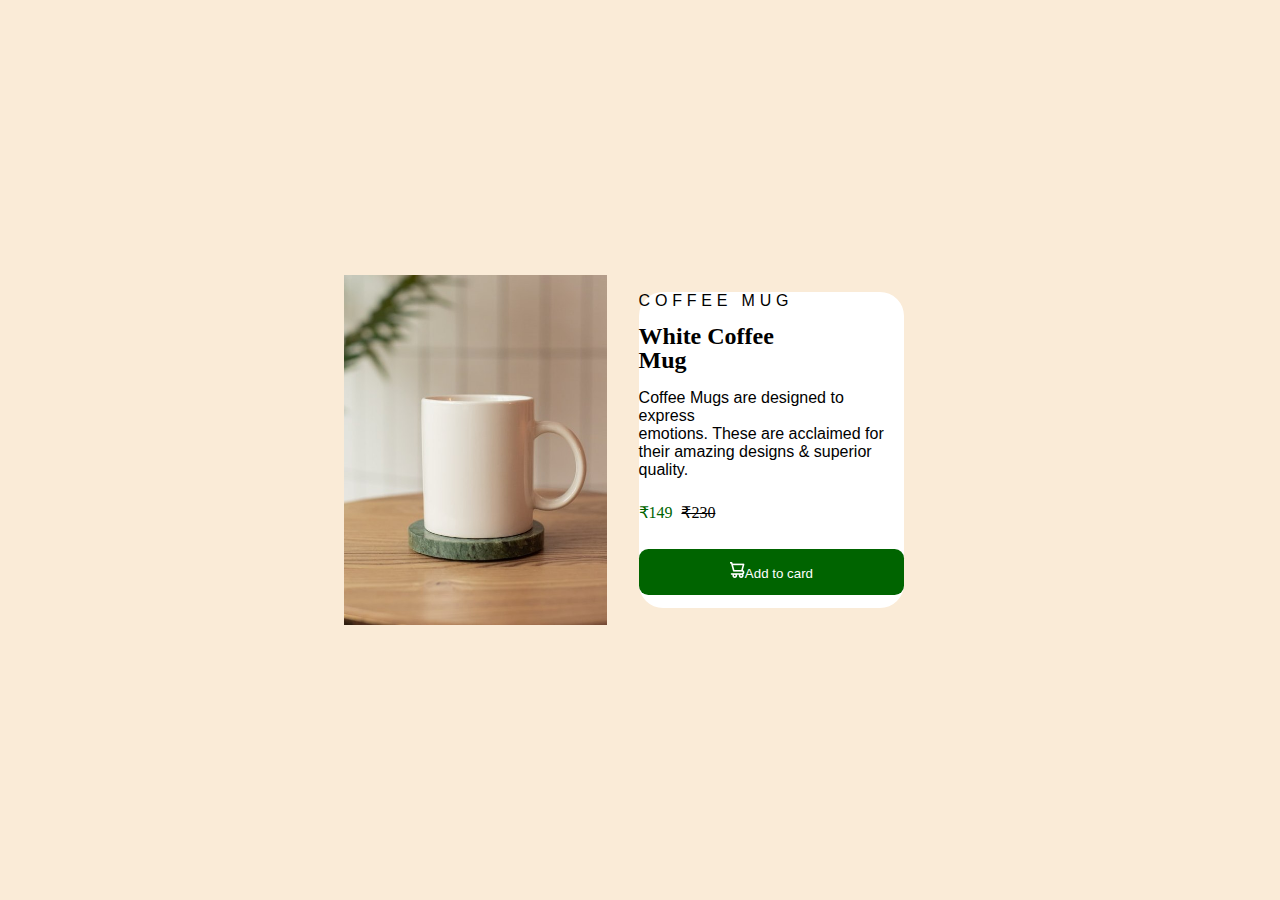
<file: Product card/procard.html>
<!DOCTYPE html>
<html lang="en">
  <head>
    <meta charset="UTF-8" />
    <meta name="viewport" content="width=device-width, initial-scale=1.0" />
    <title>Product card</title>
    <link rel="stylesheet" href="procard.css" />
  </head>
  <body>
    <div id="wrapper">
      <div class="container">
        <div class="cupimg">
          <img src="images/mug.jpg" alt="" class="cupimg" />
        </div>
        <div class="cupcontent">
          <p class="heading">COFFEE MUG</p>
          <h2 class="subheading">White Coffee <br />Mug</h2>
          <p class="para">
            Coffee Mugs are designed to express <br />
            emotions. These are acclaimed for <br />their amazing designs &
            superior <br />
            quality.
          </p>
          <p class="inline">
            <span class="correct">₹149</span>
            <span class="incorrect">₹230</span>
          </p>
          <button class="btn">
            <img
              src="images/icon-cart.png"
              alt=""
              class="btn.img btn_text"
            />Add to card
          </button>
        </div>
      </div>
    </div>
  </body>
</html>
</file>
<file: CSS layout/style.css>
* {
  margin: 0;
  padding: 0;
  box-sizing: border-box;
}

body {
  color: #444;
  font-family: sans-serif;
  border-top: 10px solid #1098ad;
  position: relative;
}
.container {
  width: 1200px;
  margin-left: auto;
  margin-right: auto;
  margin: 0 auto;
}
.main-header {
  background-color: #f7f7f7;
  padding: 20px 40px;

  margin-bottom: 60px;
  /* height: 40px; */
}
nav {
  font-size: 18px;
}
article {
  font-size: 60px;
}
.post-header {
  margin-bottom: 40px;
}
aside {
  background-color: #f7f7f7;
  border-top: 5px solid #1098ad;
  border-bottom: 5px solid #1098ad;
  padding: 50px 0;
}

h1,
h2,
h3,
h4,
p,
li {
  font-fmily: sans-serif;
  color: #444;
}

h1,
h2,
h3 {
  color: #1098ad;
}

h1 {
  font-size: 26px;

  text-transform: uppercase;
  font-style: italic;
}
h2 {
  font-size: 40px;
  margin-bottom: 30px;
}
h3 {
  font-size: 30px;
  margin-bottom: 20px;
  margin-top: 40px;
}
h4 {
  font-size: 20px;

  text-transform: uppercase;
  text-align: center;
  margin-bottom: 30px;
}
p {
  font-size: 22px;

  line-height: 1.5;
  margin-bottom: 15px;
}
ul,
ol {
  margin-left: 50px;
  margin-bottom: 20px;
}
li {
  font-size: 20px;
  margin-bottom: 10px;
}
li:last-child {
  margin-bottom: 0;
}
/* footer p {
  font-size: 16px;
} */
/*article header p {
  font-style: italic;
}*/
#author {
  font-style: italic;
  font-size: 18px;
}
#copyright {
  font-size: 16px;
}
.related-author {
  font-size: 18px;
  font-weight: bold;
}
/* ul{
  list-style: none;
} */
.related {
  list-style: none;
  margin-left: 0;
}

/* .first-li {
  font-weight: bold;
} */
li:first-child {
  font-weight: bold;
}
li:last-child {
  font-style: italic;
}
li:nth-child(even) {
  /* color: red; */
}
/* misconception: this won't work! */
article p:first-child {
  color: red;
}
/* Styling links */
a:link {
  color: #1098ad;
  text-decoration: none;
}
a:visited {
  color: #1098ad;
}

a:hover {
  color: orangered;
  font-weight: bold;
  text-decoration: underline orangered;
}
a:active {
  background-color: black;
  font-style: italic;
}
/* RESOLVING CONFLICTS
#copyright {
  color: red;
}
.copyright {
  color: blue;
}
.text {
  color: yellow;
}
footer p {
  /* color: green !important; 
} */
.post-image {
  width: 100%;
  height: auto;
}
nav a:link {
  margin-right: 30px;
  margin-top: 10px;
  /* display: inline-block; */
}
nav a:link:last-child {
  margin-right: 0;
}
BUTTON {
  font-size: 22px;
  padding: 20px;
  cursor: POINTER;

  position: absolute;
  bottom: 50px;
  right: 50px;
}
h1::first-letter {
  font-style: normal;
  margin-right: 5px;
}
h2 {
  /* background-color: orange; */
  position: relative;
}

h2::after {
  content: "TOP";
  background-color: yellow;
  color: black;
  font-size: 16px;
  font-weight: bold;
  display: inline-block;
  padding: 5px 10px;
  position: absolute;
  top: 0;
  right: 0;
}
.author-img {
  float: left;
  margin-bottom: 20px;
}
.author {
  float: left;
  padding-top: 10px;
  margin-left: 20px;
}
h1 {
  float: left;
}
nav {
  float: right;
}
.clear {
  clear: both;
}
.clearfix::after {
  clear: both;
  content: "";
  display: block;
}
article {
  width: 825px;
  float: left;
}
aside {
  width: 300px;
  float: right;
}
footer {
  clear: both;
}
</file>
<file: Modern Button/style.css>
* {
  margin: 0;
  padding: 0;
  box-sizing: border-box;
}
#wrapper {
  height: 100vh;
  width: 100vw;
  display: flex;
  justify-content: center;
  align-items: center;
}
.button {
  background-color: #e84949;
  padding: 0.8rem 2.3rem;
  color: white;
  font-size: 18px;
  box-shadow: 5px 5px 7px 0px #0000003f;
  position: relative;
  z-index: 1;
}
.button::before {
  content: "";
  background-color: #1f1f1f;
  position: absolute;
  top: 0;
  right: 0;
  left: 0;
  bottom: 0;
  transform: scaleX(0);
  transform-origin: left;
  transition: all 1s;
  z-index: -1;
}
.button:hover::before {
  transform: scaleX(1);
}
</file>
<file: Modern chair/style.css>
*,
*::before,
*::after {
  margin: 0;
  padding: 0;
  box-sizing: border-box;
}

body {
  font-family: "Poppins", sans-serif;
  font-weight: 400;
  font-size: 15px;
  line-height: 1.7;
  color: #fff;
  background-color: #1f2029;
  min-height: 100vh;
  margin: 0;
  padding: 0;
  overflow-x: none;
}

p {
  font-family: "Poppins", sans-serif;
  font-weight: 400;
  font-size: 16px;
  line-height: 1.7;
  color: #fff;
  margin: 0;
}

#wrapper {
  position: relative;
  display: block;
  width: 100%;
  overflow: hidden;
}

.section {
  position: relative;
  max-width: calc(100% - 40px);
  width: 860px;
  margin: 0 auto;
  display: flex;
  flex-wrap: wrap;
  padding: 100px 0;
}
[type="radio"]:checked,
[type="radio"]:not(:checked) {
  position: absolute;
  visibility: hidden;
}
.color-btn:checked + label,
.color-btn:not(:checked) + label {
  position: relative;
  height: 40px;
  transition: all 200ms linear;
  border-radius: 4px;
  width: 40px;
  overflow: hidden;
  border: none;
  cursor: pointer;
  color: #ffeba7;
  margin-right: 10px;
  box-shadow: 0 12px 35px 0 rgba(16, 39, 112, 0.25);
  z-index: 10;
  /* background-color: green; */
  background-position: center;
  background-size: cover;
  border: 3px solid transparent;
}

.color-btn:checked + label {
  border-color: #434343;
  transform: scale(1.1);
}
label.first-color {
  margin-left: 500px;
  background-image: url(./images/color1.jpg);
}
label.color-2 {
  background-image: url(./images/color2.jpg);
}
label.color-3 {
  background-image: url(./images/color3.jpg);
}
label.color-4 {
  background-image: url(./images/color4.jpg);
}
label.color-5 {
  background-image: url(./images/color5.jpg);
}
label.color-6 {
  background-image: url(./images/color6.jpg);
}
.img-wrap {
  position: absolute;
  top: 100px;
  left: 0;
  width: 500px;
  height: 410px;
  display: inline-block;
  z-index: 9;
  transition: all 550ms linear;
  transition-delay: 100ms;
  background-position: center top;
  background-size: 100%;
  background-repeat: no-repeat;
  background-image: url(./images/chair1.png);
  opacity: 1;
}
.for-color-1:checked ~ .img-wrap.chair-1 {
  opacity: 1;
  animation: shake 0.7s cubic-bezier(0.36, 0.07, 0.19, 0.97) both;
}
.img-wrap.chair-2 {
  background-image: url("./images/chair2.png");
}
.for-color-2:checked ~ .img-wrap.chair-2 {
  opacity: 1;
  animation: shake 0.7s cubic-bezier(0.36, 0.07, 0.19, 0.97) both;
}
.img-wrap.chair-3 {
  background-image: url("./images/chair3.png");
}
.for-color-3:checked ~ .img-wrap.chair-3 {
  opacity: 1;
  animation: shake 0.7s cubic-bezier(0.36, 0.07, 0.19, 0.97) both;
}
.img-wrap.chair-4 {
  background-image: url("./images/chair4.png");
}
.for-color-4:checked ~ .img-wrap.chair-4 {
  opacity: 1;
  animation: shake 0.7s cubic-bezier(0.36, 0.07, 0.19, 0.97) both;
}
.img-wrap.chair-5 {
  background-image: url("./images/chair5.png");
}
.for-color-5:checked ~ .img-wrap.chair-5 {
  opacity: 1;
  animation: shake 0.7s cubic-bezier(0.36, 0.07, 0.19, 0.97) both;
}
.img-wrap.chair-6 {
  background-image: url("./images/chair6.png");
}
.for-color-6:checked ~ .img-wrap.chair-6 {
  opacity: 1;
  animation: shake 0.7s cubic-bezier(0.36, 0.07, 0.19, 0.97) both;
}
@keyframes shake {
  10%,
  90% {
    transform: translate3d(-1px, 0, 0) rotate(-1deg);
  }
  20%,
  80% {
    transform: translate3d(2px, 0, 0) rotate(2deg);
  }
  30%,
  50%,
  70% {
    transform: translate3d(-3px, 0, 0) rotate(-3deg);
  }
  40%,
  60% {
    transform: translate3d(3px, 0, 0) rotate(3deg);
  }
}

.back-color {
  position: fixed;
  top: 0;
  left: 0;
  width: 100%;
  height: 100%;
  display: block;
  z-index: 1;
  background-image: linear-gradient(196deg, #f1a9a9, #e66767);
  transition: all 250ms linear;
  transition-delay: 300ms;
}
.back-color.chair-2 {
  background-image: linear-gradient(196deg, #4c4c4c, #262626);
  opacity: 0;
}
.for-color-2:checked ~ .back-color.chair-2 {
  opacity: 1;
}
.back-color.chair-3 {
  background-image: linear-gradient(196deg, #8a9fb2, #5f7991);
  opacity: 0;
}
.for-color-3:checked ~ .back-color.chair-3 {
  opacity: 1;
}
.back-color.chair-4 {
  background-image: linear-gradient(196deg, #97afc3, #6789a7);
  opacity: 0;
}
.for-color-4:checked ~ .back-color.chair-4 {
  opacity: 1;
}
.back-color.chair-5 {
  background-image: linear-gradient(196deg, #afa6a0, #8c7f76);
  opacity: 0;
}
.for-color-5:checked ~ .back-color.chair-5 {
  opacity: 1;
}
.back-color.chair-6 {
  background-image: linear-gradient(196deg, #aaadac, #838786);
  opacity: 0;
}
.for-color-6:checked ~ .back-color.chair-6 {
  opacity: 1;
}

.info-wrap {
  position: relative;
  margin-left: 500px;
  z-index: 10;
  display: block;
  text-align: left;
}
.title-up {
  font-family: "Poppins", sans-serif;
  font-weight: 700;
  text-transform: uppercase;
  letter-spacing: 1px;
  font-size: 13px;
  line-height: 1.2;
  color: #fff;
  margin-top: 0;
  margin-bottom: 10px;
}
h2 {
  font-family: "Poppins", sans-serif;
  font-weight: 800;
  font-size: 34px;
  line-height: 1.2;
  color: #fff;
  margin-top: 0;
  margin-bottom: 10px;
}
h4 {
  font-family: "Poppins", sans-serif;
  font-weight: 500;
  font-size: 26px;
  line-height: 1.2;
  color: #fff;
  margin-top: 0;
  margin-bottom: 30px;
}
h4 span {
  text-decoration: line-through;
  font-size: 20px;
  opacity: 0.6;
  padding-left: 15px;
}
h5 {
  font-family: "Poppins", sans-serif;
  font-weight: 600;
  font-size: 18px;
  line-height: 1.2;
  color: #fff;
  margin-top: 0;
  margin-bottom: 20px;
}
.desc-btn:checked + label,
.desc-btn:not(:checked) + label {
  position: relative;
  transition: all 200ms linear;
  display: inline-block;
  border: none;
  cursor: pointer;
  color: #ffeba7;
  font-family: "Poppins", sans-serif;
  font-weight: 600;
  font-size: 18px;
  line-height: 1.2;
  color: #fff;
  margin-right: 25px;
  opacity: 0.5;
}
.desc-btn:checked + label {
  opacity: 1;
}
.desc-btn:not(:checked) + label:hover {
  opacity: 0.8;
}

.desc-sec {
  padding-top: 20px;
  padding-bottom: 30px;
  transition: all 250ms linear;
  opacity: 0;
  overflow: hidden;
  pointer-events: none;
  transform: translateY(20px);
}
.desc-sec.accor-2 {
  position: absolute;
  top: 25px;
  left: 0;
  width: 100%;
  z-index: 2;
}
#desc-1:checked ~ .desc-sec.accor-1 {
  opacity: 1;
  pointer-events: auto;
  transform: translateY(0);
}
#desc-2:checked ~ .desc-sec.accor-2 {
  opacity: 1;
  pointer-events: auto;
  transform: translateY(0);
}
.section-inline {
  position: relative;
  display: inline-block;
  margin-right: 20px;
}
.section-inline p span {
  font-size: 30px;
  line-height: 1.1;
}

.btn {
  position: relative;
  font-family: "Poppins", sans-serif;
  font-weight: 500;
  font-size: 14px;
  line-height: 2;
  height: 48px;
  border-radius: 4px;
  width: 210px;
  letter-spacing: 1px;
  display: inline-flex;
  align-items: center;
  justify-content: center;
  border: none;
  cursor: pointer;
  overflow: hidden;
  background-color: transparent;
  color: #fff;
  box-shadow: 0 6px 15px 0 rgba(16, 39, 112, 0.15);
  transition: all 250ms linear;
  text-decoration: none;
  margin-top: 50px;
}
.icon {
  padding-right: 7px;
  font-size: 20px;
}
.btn:before {
  position: absolute;
  top: 0;
  left: 0;
  width: 100%;
  height: 100%;
  content: "";
  z-index: -1;
  background-color: #944852;
  transition: background-color 250ms 300ms ease;
}
.btn:hover {
  box-shadow: 0 12px 35px 0 rgba(16, 39, 112, 0.25);
  background-color: #333;
}
.for-color-2:checked ~ .info-wrap .btn:before {
  background-color: #1a1a1a;
}
.for-color-3:checked ~ .info-wrap .btn:before {
  background-color: #40566e;
}
.for-color-4:checked ~ .info-wrap .btn:before {
  background-color: #5e89b2;
}
.for-color-5:checked ~ .info-wrap .btn:before {
  background-color: #8c7f76;
}
.for-color-6:checked ~ .info-wrap .btn:before {
  background-color: #5d6160;
}

@media screen and (max-width: 991px) {
  .section {
    margin: 0 auto;
    text-align: center;
    max-width: calc(100% - 40px);
    width: 370px;
  }
  label.first-color {
    margin-left: 0;
  }
  .info-wrap {
    margin-left: 0;
    width: 370px;
    margin: 0 auto;
    text-align: center;
  }
  .img-wrap {
    width: 375px;
    height: 308px;
    left: 50%;
    margin-left: -190px;
  }
  .mob-margin {
    margin-top: 320px;
  }
  .desc-btn:checked + label,
  .desc-btn:not(:checked) + label {
    margin-right: 15px;
    margin-left: 15px;
  }
  .color-btn:checked + label,
  .color-btn:not(:checked) + label {
    height: 40px;
    width: 40px;
    margin: 5px auto;
    text-align: center;
  }
  .section-inline {
    margin: 0 5px;
  }
}

@media screen and (max-width: 575px) {
  .section {
    width: 280px;
  }
  .info-wrap {
    width: 280px;
  }
  .color-btn:checked + label,
  .color-btn:not(:checked) + label {
    height: 30px;
    width: 30px;
  }
  .section-inline p span {
    font-size: 24px;
    line-height: 1.1;
  }
  .section-inline p {
    font-size: 14px;
  }
}
</file>
<file: parallax effect me/style.css>
* {
  margin: 0;
  padding: 0;
  box-sizing: border-box;
}

#wrapper {
  height: 100vh;
  overflow-y: auto;
  overflow-x: hidden;
  perspective: 10px;
}
.container {
  position: relative;
  height: 100vh;
  display: flex;
  justify-content: center;
  align-items: center;
  transform-style: preserve-3d;
  z-index: -1;
}
.background,
.foreground {
  position: absolute;
  height: 100%;
  width: 100%;
  z-index: -1;
}
.background {
  transform: translateZ(-40px) scale(5);
}
.foreground {
  transform: translateZ(-20px) scale(3);
}
h1 {
  position: absolute;
  top: 10rem;
  left: 50%;
  transform: translateX(-50%);
  font-size: 10rem;
  letter-spacing: 4px;
  color: white;
  text-shadow: 0 0 10px rgba(0, 0, 0, 0.3);
}
section {
  background-color: rgb(45, 45, 45);
  color: white;
  padding: 5rem;
}
.bg1 {
  background-image: url(sport-1.jpg);
}
.bg2 {
  background-image: url(sport-2.jpg);
}
.bg3 {
  background-image: url(sport-3.jpg);
}
.secheading {
  font-size: 5rem;
  padding: 0 10rem;
}
.text {
  font-size: 1.5rem;
  padding: 0 10rem;
  margin: 5rem 0;
}
.bg {
  position: relative;
  width: 100%;
  background-attachment: fixed;
  background-size: cover;
  background-image: center;
  height: 500px;
}
.desc {
  position: absolute;
  background-color: white;
  padding: 0.5rem 2.5rem;
  top: 50%;
  right: 25%;
  transform: translateX(-50%) translateX(-50%);
  color: black;
  font-size: 3.5rem;
  font-weight: 600;
}
#PARA {
  position: absolute;
  background-color: white;
  padding: 0.5rem 2.5rem;
  top: 50%;
  right: 25%;
  transform: translateX(-50%) translateX(10%);
  color: black;
  font-size: 3.5rem;
  font-weight: 600;
}
</file>
<file: Portfolio website/style.css>
* {
  margin: 0;
  padding: 0;
  box-sizing: border-box;
}
:root {
  --bgOrange: #e84949;
}
#wrapper {
  height: 100vh;
  width: 100vw;
  overflow-x: hidden;
}
.container {
  width: 1200px;
  margin: 0 auto;
}
.navbar {
  display: flex;
  justify-content: space-between;
  align-items: center;
  padding-top: 1rem;
}
.logo {
  width: 80px;
}
.logo-conatiner {
  display: flex;
  justify-content: baseline;
  align-items: center;
}
.logo-text {
  margin-left: -1.2rem;
  font-size: 28px;
}
.nav-items {
  display: flex;
  gap: 2rem;
  padding: 0 4rem;
}
.nav-items div {
  font-size: 20px;
  font-weight: 500;
  cursor: pointer;
}
.nav-items div a {
  color: black;
}
a {
  text-decoration: none;
}
.nav-items div:hover {
  font-weight: bold;
  transition: 1s;
}
.hero-section {
  position: relative;
  display: flex;
  justify-content: center;
  align-items: center;
  gap: 5rem;
  margin: 4rem auto;
  padding: 0 1rem;
  padding-bottom: 8rem;
}
.faded-text {
  user-select: none;
  font-size: 7em;
  color: rgb(231, 231, 231);
  bottom: -16%;
  left: -5%;
  font-weight: bold;
  transition: all 3s;
}
.hero-section-left {
  display: flex;
  flex-direction: column;
  justify-content: center;
  gap: 2rem;
}
.hero-section-heading {
  font-size: 35px;
  color: #343d68;
  font-weight: 500;
}
.hero-section-sub-heading {
  font-size: 45px;
  line-height: 45px;
}
.hero-section-description {
  margin-top: 1rem;
  width: 70%;
  font-weight: 500;
}
.btn-pink {
  background-color: var(--bgOrange);
  width: fit-content;
  padding: 0.8rem 2.3rem;
  color: white;
  font-size: 18px;
  cursor: pointer;
  box-shadow: 5px 5px 7px 0px #0000003f;
  border: solid 3px transparent;
  position: relative;
  transition: all 0.5s;
  z-index: 1;
  font-weight: 500;
}
.btn-pink::before {
  content: "";
  background-color: #fff;
  position: absolute;
  top: 0px;
  right: 0;
  left: 0;
  bottom: 0px;
  z-index: -5;
  transform: scaleX(0);
  transform-origin: left;
  transition: all 0.8s;
}
.btn-pink:hover::before {
  transform: scaleX(1);
}
.btn-pink:hover {
  border: solid 3px var(--bgOrange);
  color: black;
}
.hero-section-right {
  position: relative;
}
.absolute {
  position: absolute;
}
.user-image {
  padding: 2.5rem;
  filter: grayscale(1);
  transition: all 1s;
  animation: scaleImage 5s linear infinite;
  z-index: -1;
}
@keyframes scaleImage {
  0% {
    filter: grayscale(1);
    transform: scale(1);
  }
  50% {
    transform: scale(1.1);
    filter: grayscale(1);
  }
  100% {
    transform: scale(1);
    filter: grayscale(0);
    box-shadow: 3px 3px 10px black;
  }
}
.icon-dots {
  z-index: 1;
  bottom: -1rem;
  right: 0;
  animation-name: dotsAnimation;
  animation-duration: 1s;
  animation-iteration-count: infinite;
}
@keyframes dotsAnimation {
  0% {
    transform: translateY(0px);
  }
  50% {
    transform: translateY(-15px);
  }
  100% {
    transform: translateY(0px);
  }
}
.icon-cube {
  z-index: 10;
  top: 0.8me;
  right: 1em;
  animation-name: cubeRotate;
  animation-duration: 2s;
  animation-iteration-count: infinite;
}
@keyframes cubeRotate {
  0% {
    transform: rotateY(0deg) translateY(0px);
  }
  50% {
    transform: rotateY(180deg) translateY(-12px);
  }
  100% {
    transform: rotateY(0deg) translateY(0px);
  }
}
.icon-circle {
  z-index: 1;
  left: 0;
  right: 0;
  animation-name: shakeEffect;
  animation-duration: 3s;
  animation-timing-function: linear;
  animation-iteration-count: infinite;
}
@keyframes shakeEffect {
  0% {
    left: 0;
    bottom: 0;
  }
  50% {
    left: 5%;
    bottom: 10%;
  }
  100% {
    left: 0;
    bottom: 0;
  }
}
.icon-zigzag {
  z-index: 1;
  top: 1.5em;
  left: -0.3em;
  animation: zigzagAnimation 5s ease-in infinite;
}
@keyframes zigzagAnimation {
  50% {
    left: 5%;
    top: 2%;
  }
}
.icon-plus {
  z-index: 1;
  top: -0.8rem;
  left: 50%;
  animation-name: shakeEffectplus 5s ease-in infinite;
}
@keyframes shakeEffectplus {
  50% {
    top: 3%;
    left: 48%;
  }
}
.faded-text {
  position: absolute;
}
.project-section {
  background-color: rgb(231, 231, 231);
  margin top: 4rem;
}
.page-header {
  color: var(--bgOrange);
  font-size: 90px;
  text-align: center;
  padding: 30px;
}
.project-container{
  width: 1200px;
  margin: 0 auto;
  padding: 3rem 0;
  display: flex;
  flex-direction: column;
  gap: 120px;
}
.project-card{
  width: 90%;
  height:550px ;
  background-image: url(./images/projects/Project1.png);
  background-size: cover;
  position: relative;
  box-shadow: 0px 0px 40px #1f1f1f;
}
.project-card::after{
  content:"";
  position: absolute;
  top: 0;
  left: 0;
  right: 0;
  bottom: 0;
  background-color:#1f1f1f9a;
  transform: scaleX(1);
  z-index: 0;
}
.project-card::before{
  content: "";
  position: absolute;
  top: 0;
  bottom: 0;
  left: 0;
  right: 0;
  background: linear-gradient(45deg,#343d68,#343d68be,#343d687c);
  transform: scaleX(0);
  transform-origin: left;
  transition: all 0.4s;
  z-index: 1;
}
.project-card:hover::before{
  transform: scaleX(1);
}
.project-number{
  position: absolute;
  font-size: 200px;
  font-weight: 600;
  color: white;
  z-index: 2;
  display: none;
}
.project-card:hover .project-number{
  display: block;
}
.project-number-right{
  right: -40px;
  top: -45px;
}
.project-number-left{
  left: -40px;
  top: -45px;
}
.project-content{
  position: absolute;
  display: flex;
  flex-direction: column;
  color: white;
  padding: 2em;
  bottom: 20%;
  z-index: 3;
  gap: 1em;
}
.projrct-content-left{
  left: 10%;
}
.project-content-right{
  right: 10%;
}
.project-skills-container{
  width: 60%;
  display: flex;
  gap: 10pz;
  flex-wrap: wrap;
}
.projectskill{
  width: 40px;
}
.project-heading{
  font-size: 50px;
  font-weight: bold;
  line-height: 3rem;
}
.project-subheading{
  width: 70%;
  font-size: 16px;
  font-style: italic;

}
.btn-group{
  display: flex;
  gap: 0.9rem;
  align-items: center;
}
.btn-project:hover{
  border: none;
}
.icon{
  cursor: pointer;
  color: red;
  font-size: 35px;
  transition:all 0.4s;
}

.icon:hover{
  color:red;
}
.project-card:hover .project-content{
  transform:scale(1.1);
}
#project1{
  background-image: url(images/projects/Project1.png);
}
#project2{
  margin-left: 120px;
  background-image: url(images/projects/Project2.png);
}
#project3{
  background-image: url(images/projects/Project3.png);
}
#project4{
  margin-left: 120px;
  background-image: url(images/projects/Project4.png);
}
.skills-container{
  position: relative;
  display: flex;
  padding: 5rem;
  margin: 10rem auto;
  gap: 30px;

}
.skill-container-left{
  width: 50%;
  display: flex;
  flex-direction: column;
}
.skill-container-right{
  display: flex;
  flex-wrap: wrap;
  width: 50%;
  position: relative;
  gap: 2rem;
  justify-content: center;
}
.skill-fade-text{
  position: absolute;
  font-size: 15rem;
  font-style: bold;
  color: rgb(231,231,231);
  bottom: -34.5%;
  right: -25%;
  user-select: none;
}
.blob-style{
  position: absolute;
  top:50%;
  left: 50%;
  transform: translate(-50%,-50%);
  z-index: -1;
  animation: blobAnimation 3s linear infinite;
  
  
}
@keyframes blobAnimation {
  50%{
    top: 54%;
    left: 46%;
  }
}
.skills-logo{
  width: 90px;
  transition: all 0.5s;
}
.skills-logo:hover{
  transform: scale(1.2);
}
.skill-heading{
  font-size: 50px;
  font-style: bold;
  color:var(--bgOrange);
  line-height: 50px;
}
.caps{
  font-weight: 90px;
  
}
.skill-subHeading{
  margin-top: 1rem;
  width: 85%;
  text-align: justify;
}
.contectus-form-container{
  width: 100%;
  background-color: rgb(231,231,231);
}
.contectus-heading{
  font-size: 5em;
  color: var(--bgOrange);
  padding-top: 2rem;
}
.contectus-sub-heading{
  font-size: 3rem;
  color: #343d68aa;
  text-transform: capitalize;
  
}
.contactus-form-conatainer{
  margin-top: 25px;
  display: flex;
  flex-direction: column;
  align-items: center;
  justify-content: center;
}
.formfield-conatiner{
  display: flex;
  flex-direction: column;
  gap: 30px;
  width: 70%;
  margin: 2rem 5rem;
  width: 100%;
}
.formfield{
  width: 100%;
  height: 42px;
  padding: 0 2rem;
  font-size: 18px;
  border-radius: 5px;
  box-shadow: 2px 2px 10px #1f1f1f;
  font-weight: 500;
  border: none;
}
.formfield-textarea{
  width: 100%;
 
  padding: 0 2rem;
  font-size: 18px;
  border-radius: 5px;
  box-shadow: 2px 2px 10px #1f1f1f;
  font-weight: 500;
  border: none;

}
#btn{
  border: none;
  font-size: 1.4rem;
  margin: 1rem 0;
  margin-left: 80px;
}
#btn:hover{
scale:0.9;
}
footer{
  position: relative;
  margin-top: -1px;
  background-color: #343d68;
  padding: 5rem;
}
.footer-faded-text{
  position: absolute;
  left: 0;
  bottom: 0;
  color: #535c87;
  user-select: none;
  font-size: 5em;
}
.footer-wrapper{
  display: flex;
  gap: 1rem;
  padding: 1.2rem;
  justify-content: space-between;
  align-items: center;
}
.link-wrapper{
  display: flex;
  gap: 400px;
  color: white;
  justify-content: space-around;
}
.fo{
  color: white;
  font-size: 50px;
}
.link-wrapper div a{
  color: red;
}
</file>
<file: Simple html and css page/style.css>
* {
  margin: 0;
  padding: 0;
  box-sizing: border-box;
}

.navigation {
  display: flex;
  justify-content: space-evenly;
  background: aqua;
  height: 50px;
}
.container {
  width: 100vw;
  height: 100vh;
  overflow-x: hidden;
  background-color: antiquewhite;
}
.headingleft {
  font-size: 40px;
}
.headingright {
  font-size: 40px;
  text-decoration: none;
  display: flex;
  gap: 10px;
  left: 70px;
}
.h {
  text-decoration: none;
}
.footerbox {
  background: yellowgreen;
  text-decoration: azure;
  text-align: center;
  height: 40px;
}
p {
  font-size: 30px;
}
.contentbox {
  width: 50%;
  margin: auto;
  border: 1px solid black;
  background: white;
  display: flex;
  flex-direction: column;
  gap: 100px;
  padding: 3rem;
  box-shadow: 3px 3px 30px black;
}
.item {
  display: flex;
  justify-content: space-around;
  align-items: center;
}
.rightbox img {
  height: 300px;
  border-radius: 20px;
  transition: all 0.6s linear 0s;
}
.rightbox:hover {
  transform: scale(1.1);
}
.leftbox {
  display: flex;
  flex-direction: column;
  gap: 30px;
}
.leftbox h2 {
  font-size: 2rem;
}
.ingbox {
  font-size: 1.5rem;
}
.recipebox {
  font-size: 1rem;
}
.rightbox {
  position: relative;
  overflow: hidden;
  transition: all 0.3s linear 0s;
}
.rightbox .overlay {
  position: absolute;
  top: 0;
  left: 0;
  height: 100%;
  width: 100%;
  background: rgba(36, 34, 34, 0.713);
  display: flex;
  align-items: center;
  justify-content: center;
  border-radius: 20px;
  opacity: 0;
  transition: all 0.3s linear 0s;
}
.rightbox .overlay span {
  color: white;
  font-size: 1.2rem;
}
.rightbox:hover .overlay {
  opacity: 1;
}
</file>
<file: CSS layout/challenge.css>
* {
  margin: 0;
  padding: 0;
}
body {
  font-family: saint-serif;
  line-height: 1.4;
}
.product {
  border: 4px solid black;
  width: 825px;
  margin: 50px auto;
  position: relative;
}
.product-title {
  text-align: center;
  font-size: 22px;
  text-transform: uppercase;
  background-color: #f7f7f7;
  padding: 15px;
}
.price {
  font-size: 24px;
}
.shipping {
  font-size: 12px;
  text-transform: uppercase;
  font-weight: bold;
  color: #777;
  margin-bottom: 20px;
}
.sale {
  background-color: red;
  color: #fff;
  font-size: 12px;
  text-transform: uppercase;
  font-weight: bold;
  letter-spacing: 2px;
  padding: 7px 15px;
  display: inline-block;
  /* width: 40px;
  text-align: center; */
  position: absolute;
  top: -27px;
  left: -38px;
}
.more-info:link,
.more-info:visited {
  color: black;
  margin-bottom: 30px;
  display: inline-block;
}
.more-info:havor,
.more-info:active {
  text-decoration: none;
}
.color {
  background-color: #000;
  height: 22px;
  width: 22px;
  display: inline-block;
  margin-right: 10px;
}
.color-blue {
  background-color: #2f6ee2;
}
.color-red {
  background-color: #ec2f2f;
}
.color-yellow {
  background-color: #f0bf1e;
}
.color-green {
  background-color: #90cc20;
}
.color-brown {
  background-color: #885214;
}
.details-title {
  text-transform: uppercase;
  font-size: 16px;
  font-weight: bold;
  margin-bottom: 15px;
  margin-top: 30px;
}
.details-list {
  list-style: square;
  margin-left: 20px;
}
.details-list li {
  margin-bottom: 10px;
}
.add-cart {
  background-attachment: balck;
  border: none;
  color: #fff;
  font-size: 20px;
  text-transform: uppercase;
  cursor: pointer;
  padding: 15px;
  width: 100%;
  border-top: 4px solid black;
}
.add-cart:hover {
  color: #000;
  background-color: #fff;
}
</file>
<file: Image Gallery/Gallery.css>
* {
  padding: 0;
  margin: 0;
  box-sizing: border-box;
}
.wrapper {
  height: 100vh;
  overflow-x: hidden;
  overflow-y: auto;
}
.container {
  height: 100%;
  max-width: 1200px;
  margin: 0 auto;
  padding: 20px;
}
h1 {
  margin: 20px 0;
  text-align: center;
  margin-bottom: 20px;
  font-size: 3rem;
}
.gallery {
  display: flex;
  flex-wrap: wrap;
  justify-content: space-between;
}
.card {
  width: 32%;
  position: relative;
  margin-bottom: 20px;
  border-radius: 10px;
  overflow: hidden;
}
.card img {
  height: 100%;
  width: 100%;
  filter: grayscale(100%);
  box-shadow: 0 0 20px #333;
  object-fit: cover;
}
.card:hover {
  transform: scale(1.03);
  filter: drop-shadow(0 0 10px #333);
  transition: 0.3s;
}
.card:hover img {
  filter: grayscale(0%);
}
.card figcaption {
  position: absolute;
  bottom: 0;
  left: 0;
  padding: 25%;
  width: 100%;
  height: 0%;
  font-size: 16px;
  font-weight: 500;
  color: #fff;
  opacity: 0;
  border-radius: 0 0 10px 10px;
  background: linear-gradient(
    0deg,
    rgba(0, 0, 0, 0.5) 0%,
    rgba(255, 255, 255, 0) 100%
  );
  transition: 0.3s;
}
.card:hover figcaption {
  opacity: 1;
  transform: scale(1.03);
}
</file>
<file: Product card/procard.css>
* {
  margin: 0;
  padding: 0;
  box-sizing: border-box;
}
:root {
  --head: 2rem;
  --text: 1rem;
}
#wrapper {
  height: 100vh;
  background-color: antiquewhite;
}
.container {
  min-height: 100vh;
  display: flex;
  justify-content: center;
  align-items: center;
}

.cupcontent {
  background-color: white;
  margin: 1em 2em;
  max-width: 400px;
  border-radius: 1.5em;
}
.cupcontent {
  text-align: left;
  margin: 1.5em 2em;
}
.heading {
  font-family: "Montserrat", sans-serif;
  letter-spacing: 0.3em;
  text-transform: uppercase;
  font-weight: 500;
}
.subheading {
  font-weight: 700;
  font-family: "Fraunces", serif;
  line-height: 1;
  margin: 0.6em 0 0.7em 0;
}
.para {
  font-family: "Montserrat", sans-serif;
  width: 96%;
  font-weight: 500;
  margin-bottom: 1.5em;
}
.correct {
  margin-right: 0.3em;
  color: darkgreen;
}

.incorrect {
  text-decoration: line-through;
  align-self: center;
}
.btn {
  display: block;
  margin: 2em 0 1em 0;
  background-color: darkgreen;
  width: 100%;
  padding: 1em 0;
  color: var(--white);
  border: 0;
  border-radius: 0.7em;
  outline: none;
  cursor: pointer;
  color: white;
}
.btn:hover {
  background-color: hsl(156, 24%, 24%);
}
.btn.img {
  margin-right: 1em;
  max-width: 100%;
}
.cupimg {
  height: 350px;
}
</file>
